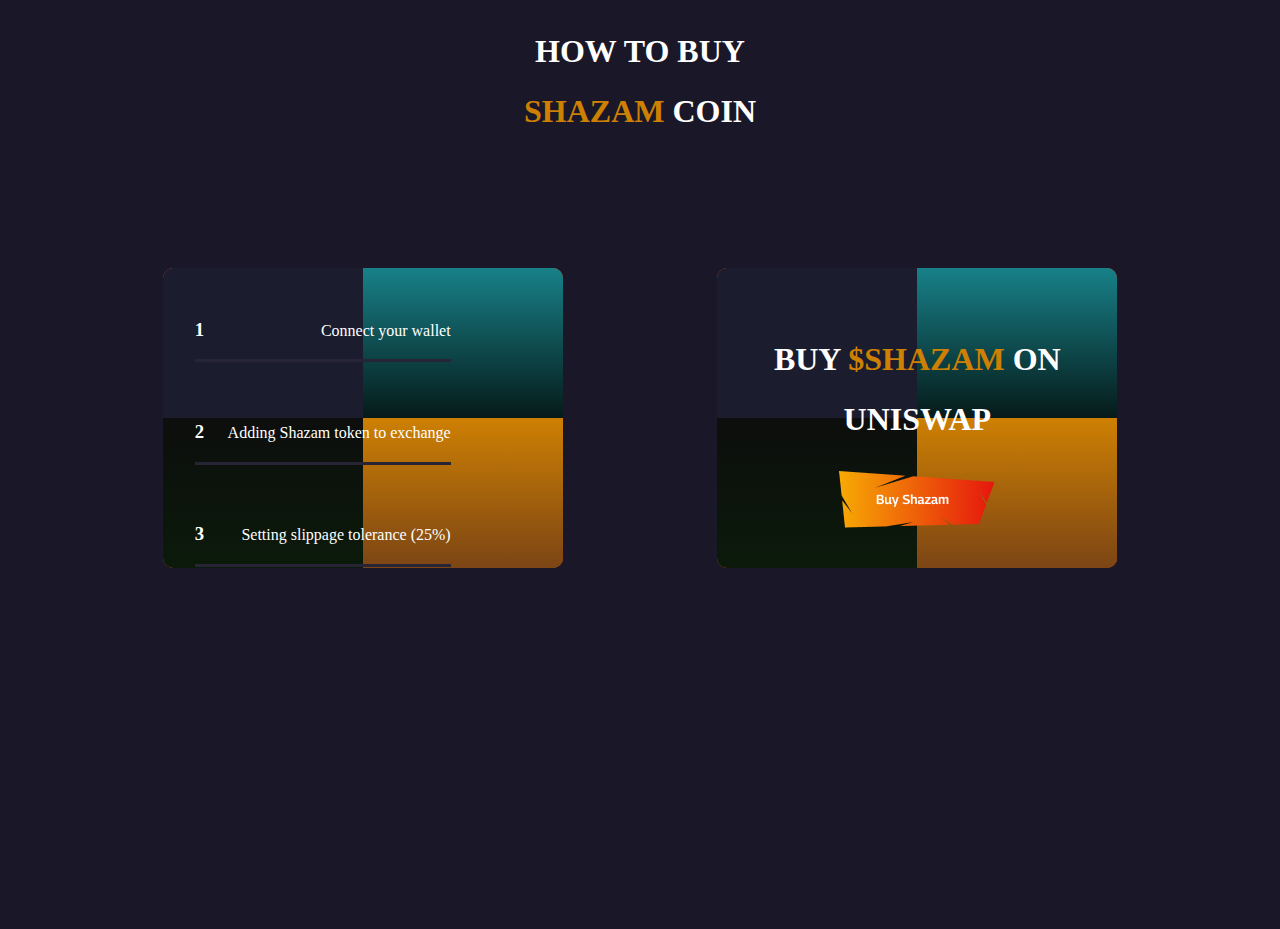
<file: howtobuy.html>
<!DOCTYPE html>
<html lang="en">

<head>
    <meta charset="UTF-8">
    <meta name="viewport" content="width=device-width, initial-scale=1.0">
    <title>How To Buy</title>
    <style>
        body {
            background-color: #1A1728;
            height: 100vh;

        }

        h1 {
            color: white;
            text-transform: uppercase;
            text-align: center;
            line-height: 60px;
        }

        .parent {
            display: flex;
            align-items: center;
            justify-content: space-evenly;
            margin-top: 10%;


        }

        .child1 {
            display: flex;
            align-items: center;
            flex-direction: column;
            color: white;
            align-items: flex-start;
            gap: 40px;
        }

        .child1 {
            background-color: #1B1D2E;
            color: #FFFFFF;
            height: 50vh;
            width: 25vw;
            border-radius: 10px;
        }
        .child1 h3{
            font-size: 20x;
        }
        
        .child2{
            display: flex;
            align-items: center;
            justify-content: center;
            flex-direction: column;
            height: 50vh;
            width: 25vw;
            background-color: #1B1D2E; 
            border-radius: 10px;

        }
span{
    color: #ce8003;
}  











*, *::before, *::after {
	box-sizing: border-box;
}

@keyframes rotate {
	100% {
		transform: rotate(1turn);
	}
}

.child2 , .child1 {
	position: relative;
	z-index: 0;
	width: 400px;
	height: 300px;
	border-radius: 10px;
	overflow: hidden;
	padding: 2rem;
	
	&::before {
		content: '';
		position: absolute;
		z-index: -2;
		left: -50%;
		top: -50%;
		width: 200%;
		height: 200%;
		background-color: #e4540c;
		background-repeat: no-repeat;
		background-size: 50% 50%, 50% 50%;
		background-position: 0 0, 100% 0, 100% 100%, 0 100%;
		background-image: linear-gradient(#1B1D2E, #1B1D2E), linear-gradient(#29e7f8, #061a19), linear-gradient(#ce8003, #290a26), linear-gradient(#0d0e0d, #092608);
		animation: rotate 4s linear infinite;
	}
	
}

@keyframes opacityChange {
	50% {
		opacity:1;
	}
	100% {
		opacity: .5;
	}
}









    </style>
</head>

<body>
    <h1>HOW TO BUY <br> <span>Shazam</span> COIN</h1>
    <div class="parent">
        <div class="child1">
            <div style="border: 3px solid #272435; width: 20vw; border-left: none; border-right: none; border-top: none;display: flex; align-items: baseline; justify-content: space-between;"> <h3>1</h3>Connect your wallet</div>
            <div style="border: 3px solid #272435;  width: 20vw;border-left: none; border-right: none; border-top: none; display: flex; align-items: baseline;justify-content: space-between;"><h3>2</h3>Adding Shazam token to exchange</div>
            <div style="border: 3px solid #272435;  width: 20vw;border-left: none; border-right: none;border-top: none; display: flex; align-items: baseline;justify-content: space-between;"><h3>3</h3>Setting slippage tolerance (25%)</div>
            <div style="border: 3px solid #272435;  width: 20vw; border-left: none; border-right: none;border-top: none;display: flex; align-items: baseline;justify-content: space-between;"><h3>4</h3>Finalizing swap</div>
        </div>
        <div class="child2">
            <h1>BUY <span>$Shazam</span> ON <br> UNISWAP</h1>
            <img src="images/Group 96.png" alt="">
        </div>
    </div>
</body>

</html>
</file>
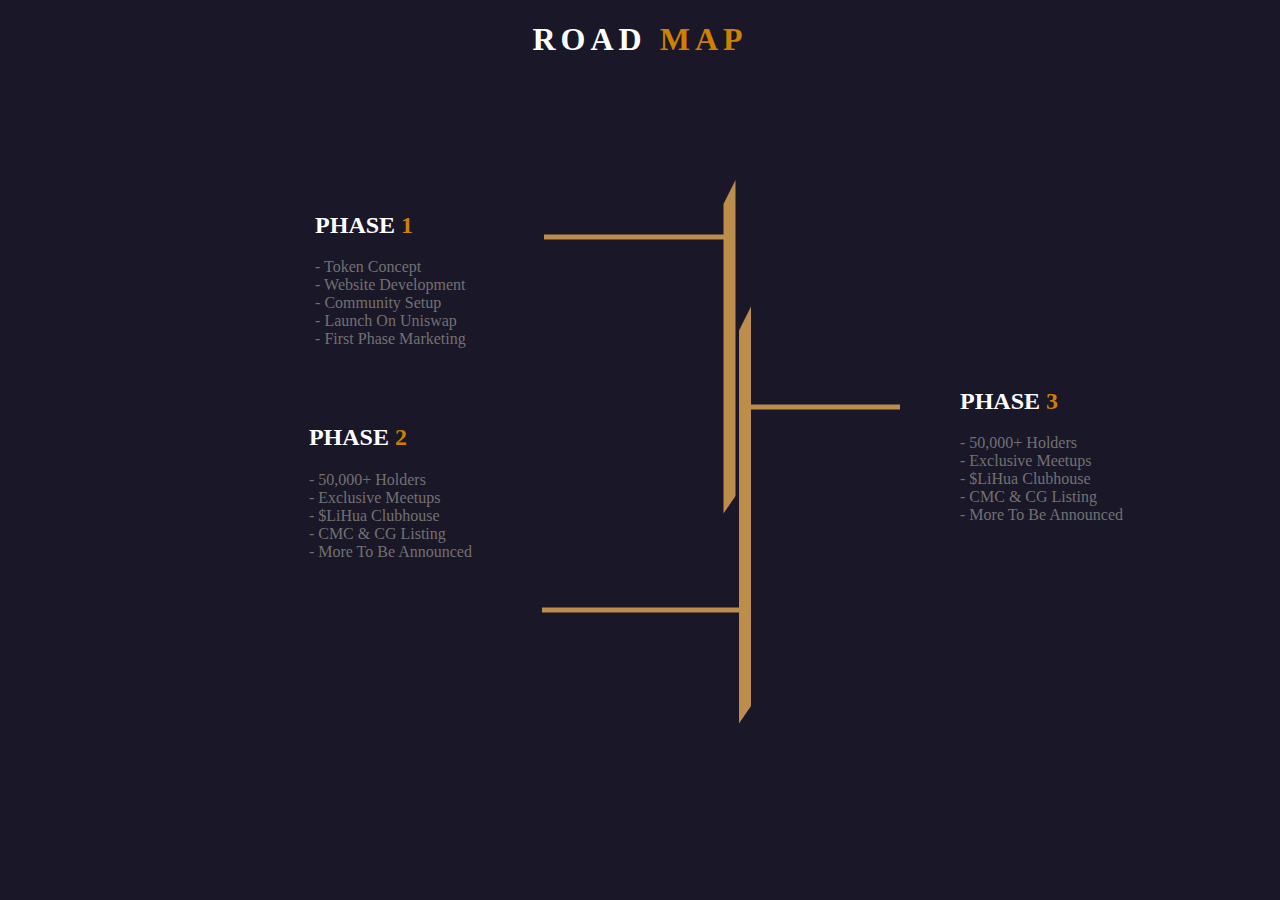
<file: roadmap.html>
<!DOCTYPE html>
<html lang="en">

<head>
    <meta charset="UTF-8">
    <meta name="viewport" content="width=device-width, initial-scale=1.0">
    <title>Roadmap</title>
</head>
<style>
    body {
        background-color: #1A1728;
    }

    .child1{
        display: flex;
        align-items: center;
        justify-content: flex-start;
        flex-direction: column;
        width: 40vw;
        position: relative;
        top: 17%;
        left: 10%;
    }
    .child1 > div{
        padding: 20px 20px;
    }
    .child1 h2{
        text-transform: uppercase;
        color: white;
    }
   .child1 p{
    font-style: normal;
    color: #727171;
   }
        
        
    
    .child2{
        display: flex;
        align-items: center;
        justify-content: flex-end;
        flex-direction: row;
        position: absolute;
        top: 20%;
        left: 40%;
    }
    .child2 > div{
        padding: 0px 30px;
    }
    .child2 h2{
        text-transform: uppercase;
        color: white;
    }
   .child2 p{
    font-style: normal;
    color: #727171;
   }
    .main{
        height: 60vh;
    }
    span{
        color: #ce8003;
    }
</style>

<body>
    <h1 style="text-align: center; color: white; letter-spacing: 5px;">ROAD <span>MAP</span></h1>
    <div class="main">
        <div class="child1">
            <div>
                <h2>phase <span>1</span></h2>
                <p>
                    - Token Concept <br>
                    - Website Development <br>
                    - Community Setup <br>
                    - Launch On Uniswap <br>
                    - First Phase Marketing <br>
                </p>
            </div>
            <div>
                <h2>phase <span>2</span></h2>
                <p>
                    - 50,000+ Holders <br>
                    - Exclusive Meetups <br>
                    - $LiHua Clubhouse <br>
                    - CMC & CG Listing <br>
                    - More To Be Announced <br>
                </p>
            </div>
        </div>
        <div class="child2">
            <div> <img src="images/roadmap line.png" alt=""></div>
            <div> <h2>phase <span>3</span></h2>
            <p> - 50,000+ Holders <br>
                - Exclusive Meetups <br>
                - $LiHua Clubhouse <br>
                - CMC & CG Listing <br>
                - More To Be Announced <br></p>
            </div>
        </div>
    </div>
</body>

</html>
</file>
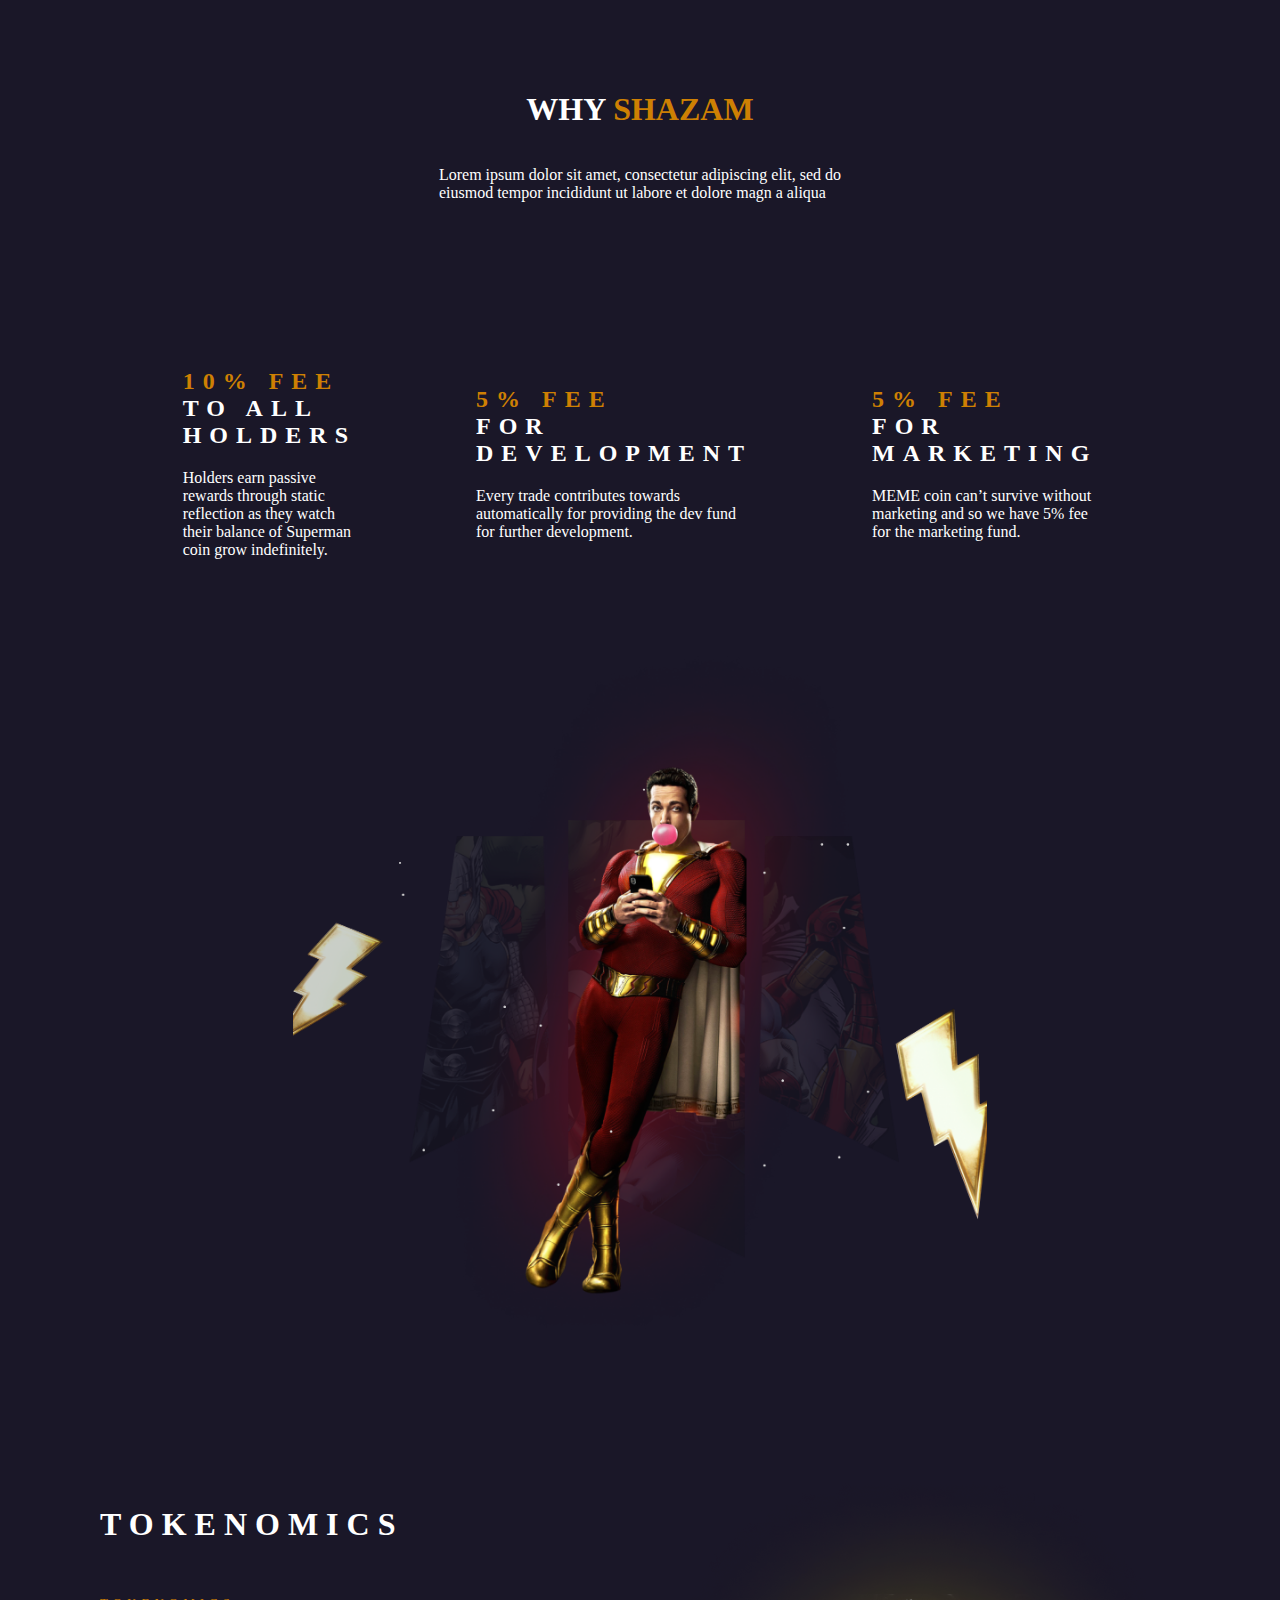
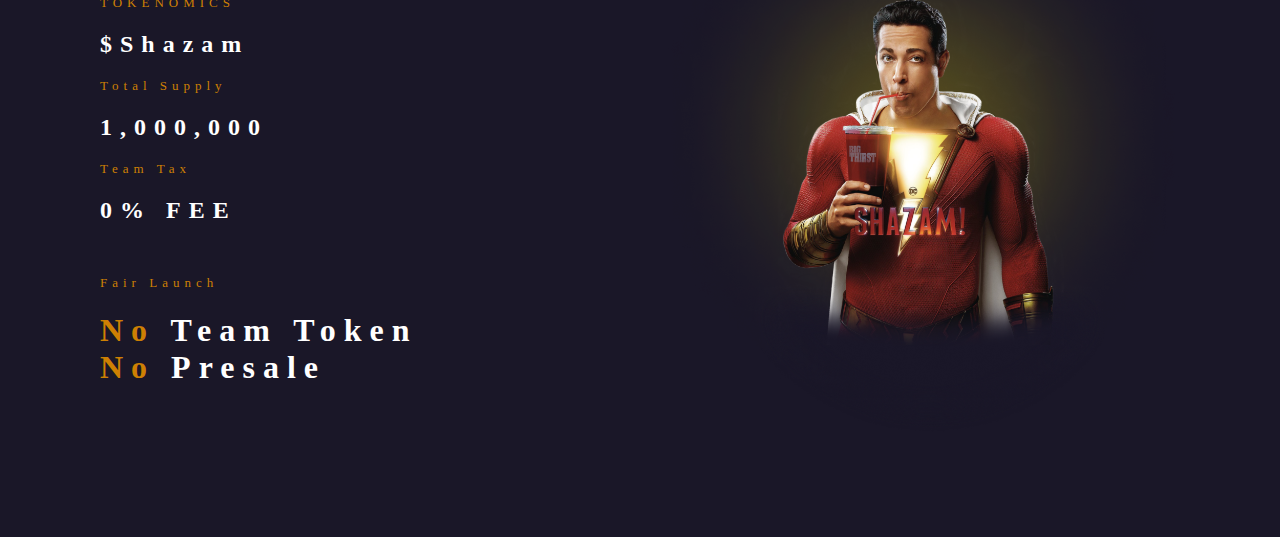
<file: tokenomics.html>
<!DOCTYPE html>
<html lang="en">

<head>
    <meta charset="UTF-8">
    <meta name="viewport" content="width=device-width, initial-scale=1.0">
    <title>tokenomics</title>
    <style>
        body {
            margin: 0;
            padding: 0;
        }

        .whyshazam {
            height: 100vh;
            background-color: #1A1728;
        }

        .p1 {
            padding: 70px;
            display: flex;
            align-items: center;
            justify-content: center;
            flex-direction: column;
        }

        .p1 h1 {
            color: white;
            text-transform: uppercase;

        }

        .p1 p {
            color: #FFFFFF;

        }

        span {
            font-weight: 50%;
            color: #ce8003;
        }

        .p2 {
            display: grid;
            grid-template-columns: 1fr 1fr 1fr;
            padding-inline: 200px;
            align-items: center;
            justify-content: center;
        }

        .p2 .column {
            margin: 60px
        }

        .column h2 {
            color: white;
            font-weight: bold;
            text-decoration: none;
        }

        .column p {
            color: #FFFFFF;

        }

        .pic {
            height: 80vh;

            background-color: #1A1728;
        }

        .pic img {
            width: 100%;
            height: 100%;
            object-fit: contain
        }

        .p3 {
            display: flex;
            align-items: center;
            justify-content: center;
            flex-direction: row;
            background-color: #1A1728;

        }

        .p3>div {
            margin: 100px;
        }
        .content{
            width: 50vw;
        }

        .p3 img {
            height: 100%;
            width: 100%;
            object-fit: contain;
            display: inline-block;
            margin-left: 20px;
        }
        .p3 h1 , h2{
            color: white;
            letter-spacing: 8px;
        }
        .p3 p{
            font-size: small;
            color: #ce8003;
            letter-spacing: 5px;
        }
    </style>
</head>

<body>
    <div class="whyshazam">
        <div class="p1">
            <h1>WHY <span> SHAZAM</span></h1>
            <p>Lorem ipsum dolor sit amet, consectetur adipiscing elit, sed do <br> eiusmod tempor incididunt ut labore
                et dolore magn
                a aliqua</p>

        </div>
        <div class="p2">
            <div class="column">
                <h2> <span> 10% FEE </span><br> TO ALL HOLDERS</h2>
                <p> Holders earn passive rewards through static reflection as they watch their balance of Superman coin
                    grow indefinitely.</p>
            </div>
            <div class="column">
                <h2><span>5% FEE </span><br> FOR DEVELOPMENT </h2>
                <p> Every trade contributes towards automatically for providing the dev fund for further development.
                </p>
            </div>
            <div class="column">
                <h2><span>5% FEE </span> <br> FOR MARKETING </h2>
                <p> MEME coin can’t survive without marketing and so we have 5% fee for the marketing fund.</p>
            </div>
        </div>
        <div class="pic">
            <img src="images/Group 103.png" alt="">
        </div>
        <div class="p3">
            <div class="content" >
                <h1>TOKENOMICS</h1>
                <br>
                <p>TOKENOMICS</p>
                <h2>$Shazam</h2>
                <p>Total Supply</p>
                <h2>1,000,000</h2>
                <p>Team Tax</p>
                <h2>0% FEE</h2>
                <br>
                <p>Fair Launch</p>
                <h1> <span>No</span> Team Token <br> <span>No</span> Presale</h1>
            </div>
            <div>
                <img src="images/image.png" alt="">
            </div>
        </div>
    </div>
</body>

</html>
</file>
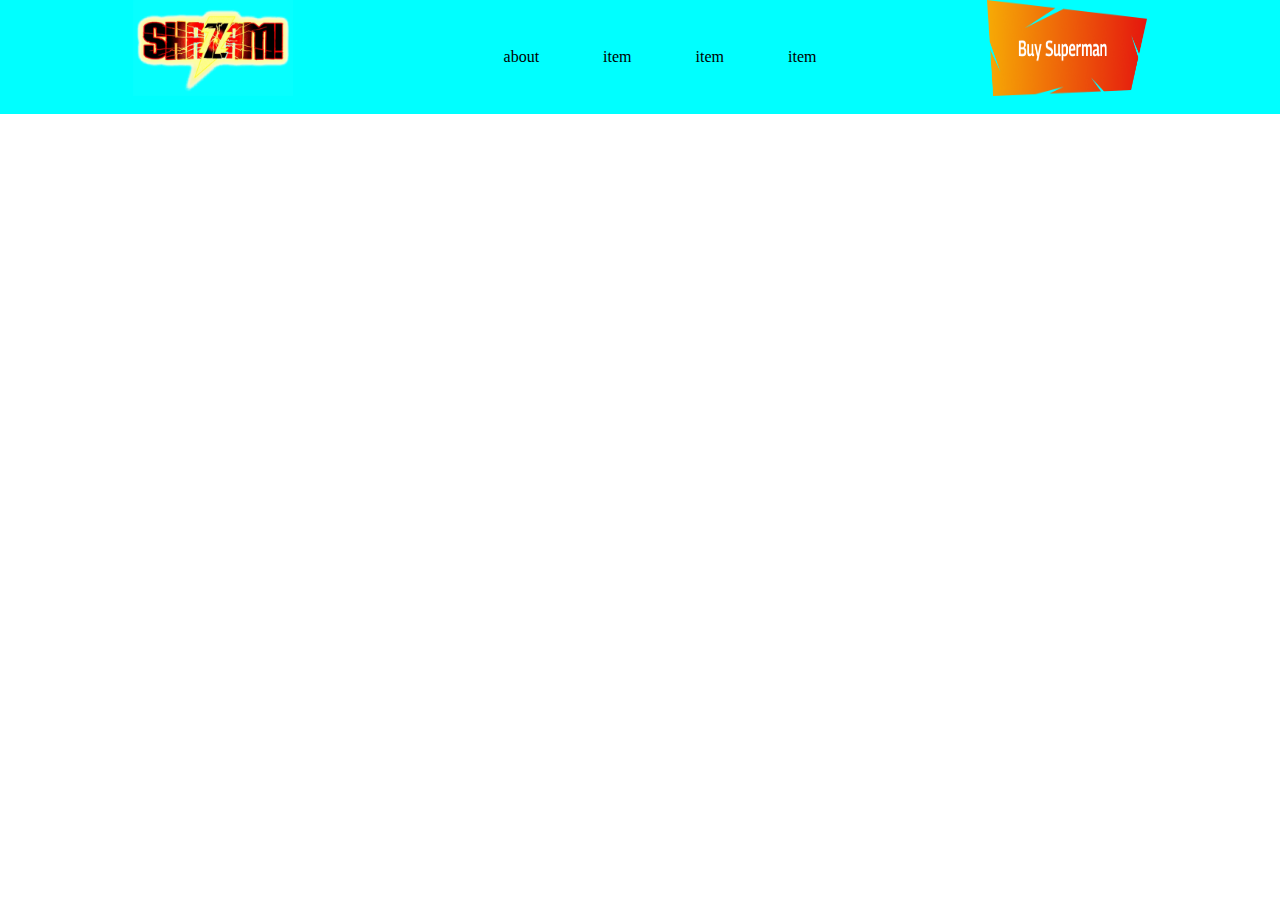
<file: ijaz/ijaz.html>
<!DOCTYPE html>
<html lang="en">
<head>
    <meta charset="UTF-8">
    <meta name="viewport" content="width=device-width, initial-scale=1.0">
    <title>SHAZAM</title>
    <link rel="stylesheet" href="style.css">
 
</head>
<body>
    <nav class="nave">
        <div class="image">
            <img src="logo.png" alt="">
        </div>
        <div class="list">
            <ul type="none">
                <li onclick="about()">about</li>
                <li>item</li>
                <li>item</li>
                <li>item</li>
            </ul>
        </div>
        <div class="image2">
            <img src="button.png"  alt="">
        </div>
        
    </nav>
    <div class="list1">
        <ul type="none">
            <li>about</li>
            <li>item</li>
            <li>item</li>
            <li>item</li>
        </ul>
    </div>
    <script src="index.js"></script>
</body>
</html>
</file>
<file: ijaz/style.css>
body{
    margin: 0;
    padding: 0;
}
.nave{
    display: grid;
    grid-template-columns: 1fr 1fr 1fr;
    justify-items: center;
    background-color: aqua;
}
img{
    width: 10rem;
    height: 6rem;
}
.list ul{
    display: flex;
}
.list li{
    padding: 2rem;
}
.list1{
    display: none;
}
@media screen and (max-width: 746px) {
body {
background-color: lightgreen;
}
.nave{
    grid-template-columns: 1fr 1fr;
}
.list1{
    display: none;
}
.list{
    display: none;
}
img{
    width: 8rem;
    height: 4rem;
}
.image2{
    grid-column: 2;
}
}
</file>
